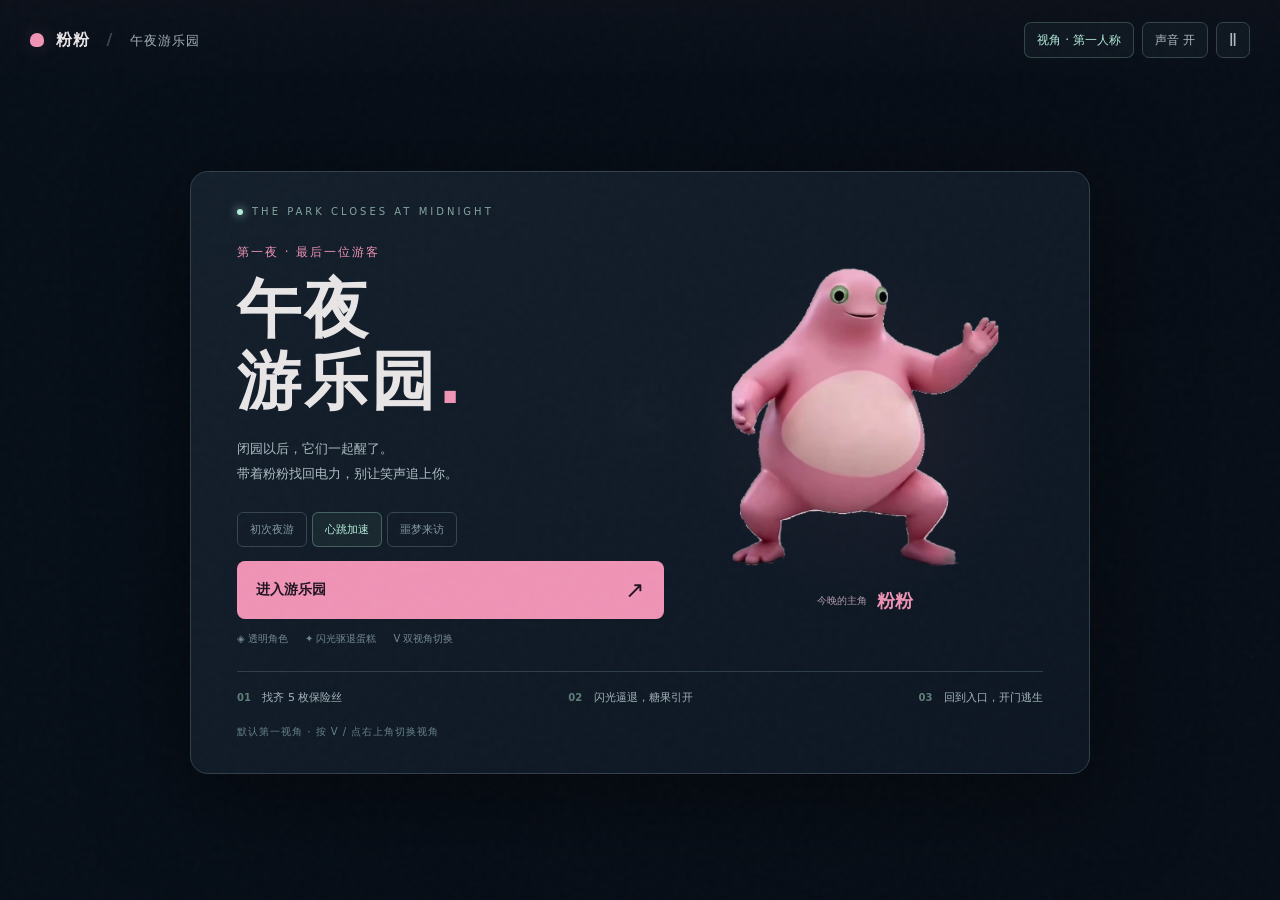
<file: index.html>
<!doctype html>
<html lang="zh-CN">
<head>
  <meta charset="utf-8"><meta name="viewport" content="width=device-width,initial-scale=1,viewport-fit=cover,user-scalable=no">
  <meta name="theme-color" content="#0b1019"><meta name="description" content="粉色小怪兽的午夜逃生之旅：随机游乐园、手电驱鬼、糖果诱饵。第一人称场景，支持切换上帝视角；保留原角色外貌的透明角色与走路动画。">
  <title>粉粉 · 午夜游乐园</title><link rel="stylesheet" href="style.css?v=5">
</head>
<body>
<main id="app">
  <canvas id="game" aria-label="午夜游乐园游戏画面"></canvas>
  <header id="topbar"><a class="brand" href="#" id="home"><i></i><span>粉粉<span class="brand-divider"> / </span><small>午夜游乐园</small></span></a><div class="top-actions"><button id="viewBtn" title="按 V 切换视角">视角 · 第一人称</button><button id="sound" title="开关声音" aria-label="开关声音">声音 开</button><button id="pause" title="暂停游戏" aria-label="暂停游戏">Ⅱ</button></div></header>
  <div id="hud" hidden>
    <div class="objective"><span class="lamp"></span><span id="goal">寻找保险丝</span><b id="fuses">0 / 5</b></div>
    <div class="resources"><div class="stat"><span>生命</span><b id="hearts">♥ ♥ ♥</b></div><div class="stat"><span>电量</span><b id="batteryLabel">100%</b><div class="track"><i id="batteryBar"></i></div></div><div class="stat"><span>体力</span><div class="track stamina"><i id="staminaBar"></i></div></div><div class="stat time"><span>时间</span><b id="clock">00:00</b></div></div>
  </div>
  <div id="actorBadge" hidden><canvas id="actorPortrait" width="80" height="94"></canvas><span>你正在操控<b>粉粉</b></span></div><div id="lookHint" hidden>右侧拖动 · 转头</div>
  <div id="musicHint" hidden></div><div id="message" role="status"></div><div id="danger" hidden><i></i> 它听见你了</div>
  <div id="desktopHelp" hidden><span><kbd>W A S D</kbd> <span id="moveHelp">移动 · 鼠标转头</span></span><span><kbd>Shift</kbd> 冲刺</span><span><kbd>空格</kbd> 闪光</span><span><kbd>E</kbd> 诱饵</span><span><kbd>F</kbd> 手电</span></div>
  <div id="touchControls" hidden><div id="joystick" aria-label="拖动摇杆移动"><div id="stick"></div><span id="moveLabel">前进 / 平移</span></div><div class="touch-actions"><button id="baitBtn"><span>◈</span><small>糖果 <b id="baitCount">2</b></small></button><button id="flashBtn"><span>✦</span><small>闪光</small></button><button id="sprintBtn"><span>»</span><small>冲刺</small></button></div></div>
  <div id="desktopAbilities" hidden><button id="lightBtn">☀ 手电 开</button><button id="mapBtn">⌖ 指路 <kbd>Q</kbd></button><span>◈ 糖果 <b id="baitCountDesktop">2</b></span></div>
  <div id="overlay" class="overlay">
    <section id="menu" class="card menu-card">
      <div class="eyebrow"><span></span> THE PARK CLOSES AT MIDNIGHT</div>
      <div class="menu-layout"><div class="menu-copy"><p class="chapter">第一夜 · 最后一位游客</p><h1>午夜<span>游乐园<span class="title-dot">.</span></span></h1><p class="intro">闭园以后，它们一起醒了。<br>带着粉粉找回电力，别让笑声追上你。</p><div class="difficulty" aria-label="难度"><button data-mode="easy">初次夜游</button><button data-mode="normal" class="selected">心跳加速</button><button data-mode="hard">噩梦来访</button></div><button id="start" class="primary">进入游乐园 <span>↗</span></button><div class="menu-notes"><span>◈ 透明角色</span><span>✦ 闪光驱退蛋糕</span><span>V 双视角切换</span></div></div><div class="mascot-wrap"><canvas id="portrait" width="420" height="440" aria-label="粉色圆滚滚、绿色大眼睛的小怪兽粉粉，直接使用上传原图"></canvas><div class="mascot-label"><span>今晚的主角</span><b>粉粉</b><small>胆子小，跑得挺快。</small></div></div></div>
      <div class="howto"><p><b>01</b> 找齐 5 枚保险丝</p><p><b>02</b> 闪光逼退，糖果引开</p><p><b>03</b> 回到入口，开门逃生</p></div><p class="best" id="best">默认第一视角 · 按 V / 点右上角切换视角</p>
    </section>
    <section id="rulesCard" class="card rules-card" hidden><div class="eyebrow">SURVIVAL GUIDE</div><h2>先记住这几件事。</h2><div class="rule-lines"><p><b>①</b> 绿色保险丝：走近自动捡，集齐 <strong>5 枚</strong>后回入口逃生。</p><p><b>②</b> 蓝色电池：走近补电；电量高于 83% 时先留在地上。</p><p><b>③</b> 怪物靠近：点<strong>闪光</strong>逼退它，或扔<strong>糖果</strong>引开。闪光消耗 18% 电量，冷却 7 秒。</p><p><b>④</b> 左侧摇杆移动，右侧拖动转头；点「视角」可切换上帝视角。电脑用 WASD，空格闪光，E 扔糖果。</p></div><p class="rule-note">确认后，两只怪物会展示 2 秒。展示期间不扣血、不耗电，也不计时。</p><button id="confirmRules" class="primary">知道了，开始 <span>↗</span></button><button id="rulesBack" class="secondary">返回主菜单</button></section>
    <section id="result" class="card result-card" hidden><div id="resultTag" class="eyebrow">NIGHT COMPLETE</div><h2 id="resultTitle">天快亮了。</h2><p id="resultText"></p><div id="resultStats"></div><button id="retry" class="primary">再闯一局 <span>↻</span></button><button id="back" class="secondary">返回主菜单</button></section>
    <section id="pauseCard" class="card pause-card" hidden><div class="eyebrow">TAKE A BREATH</div><h2>先喘口气。</h2><p>找齐保险丝后回到入口。<br>别一直冲刺，追逐者会听见脚步声。<br>闪光需要 18% 电量；糖果能把它引开。</p><button id="resume" class="primary">继续夜游 <span>↗</span></button><button id="quit" class="secondary">返回主菜单</button></section>
  </div>
  <div id="hitVeil"></div><div class="grain"></div>
</main><script src="music.js?v=5"></script><script src="wall-textures.js?v=5"></script><script src="first-person.js?v=5"></script><script src="character-rig.js?v=5"></script><script src="game.js?v=5"></script>
</body></html>
</file>
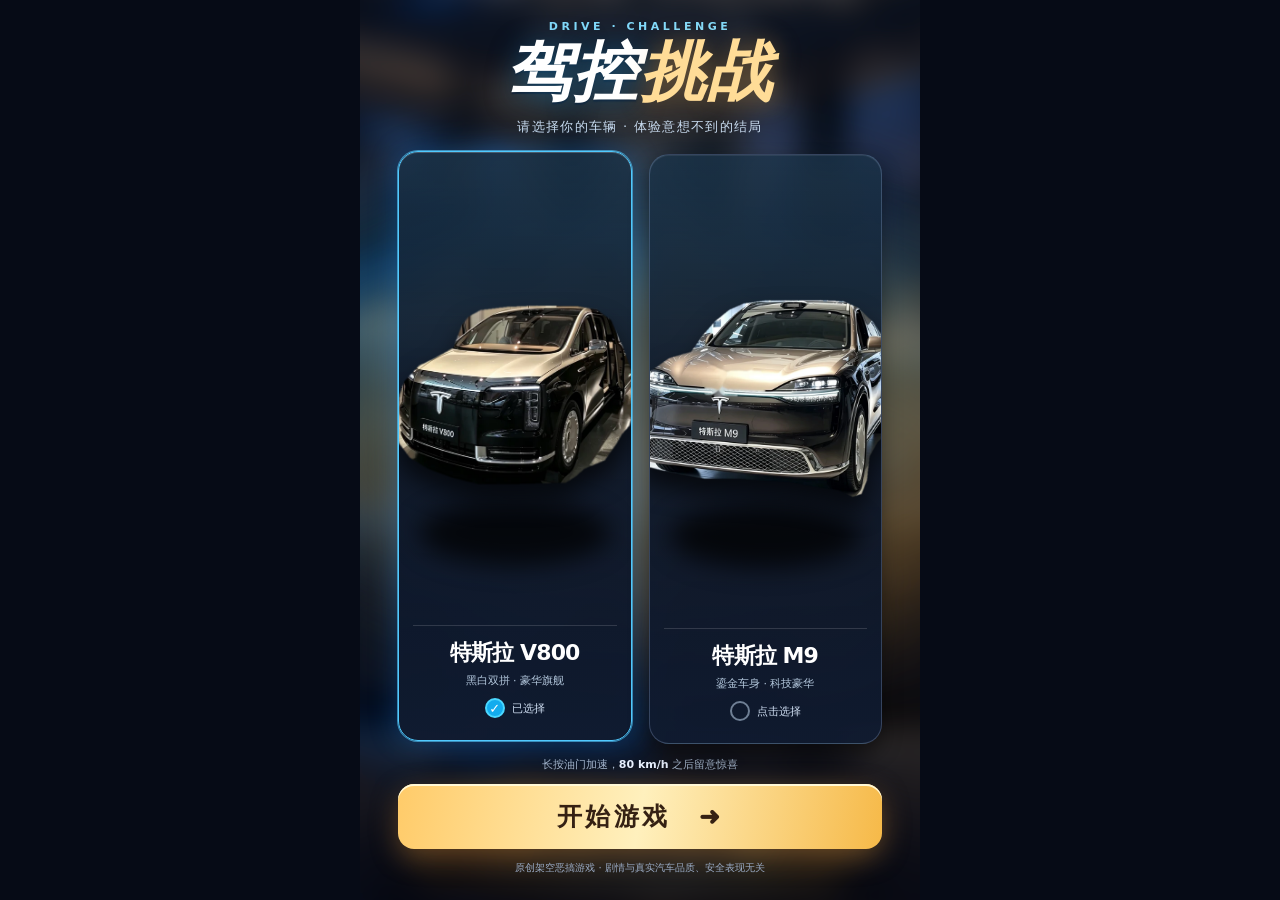
<file: drive-game/index.html>
<!doctype html>
<html lang="zh-CN">
<head>
<meta charset="utf-8">
<meta name="viewport" content="width=device-width,initial-scale=1,maximum-scale=1,user-scalable=no,viewport-fit=cover">
<meta name="theme-color" content="#081120">
<title>驾控挑战 · 双车命运（前进方向修正版）</title>
<style>
:root{color-scheme:dark;--sky:#7cdaff;--gold:#ffd888;--blue:#37c8ff;--red:#ff4e5c}
*{box-sizing:border-box;-webkit-tap-highlight-color:transparent;user-select:none;-webkit-user-select:none}
html,body{width:100%;height:100%;margin:0;overflow:hidden;background:#03070e;color:white;font-family:-apple-system,BlinkMacSystemFont,"PingFang SC","Microsoft YaHei",system-ui,sans-serif;touch-action:none}
button{font:inherit;cursor:pointer;color:inherit;-webkit-appearance:none;appearance:none;border:0;outline:0}
#app{position:relative;width:100%;height:100%;height:100dvh;overflow:hidden;isolation:isolate}
.screen{position:absolute;inset:0;display:none;overflow:hidden}.screen.active{display:block}
/* Menu */
#menu{background:linear-gradient(160deg,#152b49 0%,#111e32 40%,#090d19 100%)}
#menu:before{content:"";position:absolute;inset:-35px;background:linear-gradient(0deg,rgba(1,3,11,.94),rgba(4,10,22,.55) 57%,rgba(5,13,29,.74)),url('assets/menu.webp') center center/cover no-repeat;filter:blur(15px) saturate(1.15);transform:scale(1.08)}
.ambient{position:absolute;pointer-events:none;border-radius:50%;filter:blur(60px);opacity:.45}.ambient.a{width:60vw;height:40vh;background:#096ba3;top:22%;left:-23%}.ambient.b{width:60vw;height:40vh;background:#b57930;top:30%;right:-27%}
.menu-layout{position:relative;height:100%;display:flex;flex-direction:column;justify-content:space-between;gap:12px;padding:calc(env(safe-area-inset-top) + 20px) clamp(16px,4.2vw,38px) calc(env(safe-area-inset-bottom) + 24px)}
.brand-kicker{font-size:11px;letter-spacing:.32em;font-weight:700;color:#83dafa;text-align:center}.brand-title{margin:3px 0 0;text-align:center;font-size:clamp(40px,10vw,65px);font-weight:1000;font-style:italic;line-height:1.1;letter-spacing:.03em;text-shadow:0 5px 28px #208ac488,0 2px 1px #121a2a}.brand-title span{color:#ffdc97;text-shadow:0 0 25px #ffc15c66}.menu-subtitle{text-align:center;margin:10px 0 0;color:#c9dcf0;font-size:13px;letter-spacing:.1em}
.garage{position:relative;display:grid;grid-template-columns:1fr 1fr;gap:11px;align-items:stretch;flex:1;min-height:0;padding:6px 0 0}
.car-option{position:relative;min-width:0;overflow:hidden;text-align:left;border:1.5px solid #96b1dc47;background:linear-gradient(180deg,#1b344ac7 0%,#0a1426e8 45%,#101b30f5 100%);border-radius:20px;padding:9px;display:flex;flex-direction:column;align-items:stretch;justify-content:flex-end;box-shadow:0 10px 20px #0006, inset 0 1px #ffffff12;transition:border-color .15s,box-shadow .15s,transform .15s;touch-action:manipulation}
.car-option.vselected{border-color:#50caff;box-shadow:0 0 0 1px #57ccff9c,0 0 30px #238fff50,inset 0 1px #ffffff35;transform:translateY(-3px)}
.car-option.mselected{border-color:#ffd17d;box-shadow:0 0 0 1px #ffd98f9c,0 0 30px #ffae4550,inset 0 1px #ffffff35;transform:translateY(-3px)}
.car-img-wrap{position:relative;flex:1;display:flex;align-items:center;justify-content:center;min-height:0}
.car-img-wrap:after{content:"";position:absolute;left:3%;right:3%;bottom:13%;height:14%;border-radius:50%;background:#000b;filter:blur(12px)}
.car-img{display:block;position:relative;z-index:1;width:118%;height:auto;object-fit:contain;max-height:95%;filter:drop-shadow(0 15px 12px #000a)}
.car-img.m{width:125%;max-width:unset}
.car-info{position:relative;z-index:2;flex:none;border-top:1px solid #ffffff24;padding:12px 0 8px;text-align:center}
.car-name{font-size:clamp(16px,4.8vw,22px);font-weight:900;white-space:nowrap;letter-spacing:-.04em}.car-tag{font-size:11px;color:#b2c6db;margin-top:5px}.pick-row{display:flex;align-items:center;justify-content:center;margin-top:10px;font-size:11px;color:#cfdef2;gap:7px}
.pick-dot{width:20px;height:20px;border:2px solid #a7bdd2a0;border-radius:50%;display:grid;place-items:center}.vselected .pick-dot{border-color:#4ad7ff;background:#12acee;color:white}.mselected .pick-dot{border-color:#ffe1a5;background:#c88926;color:white}.pick-dot:after{content:""}.vselected .pick-dot:after,.mselected .pick-dot:after{content:"✓";font-weight:900;font-size:13px}
.menu-bottom{flex:none}.route-note{text-align:center;font-size:11px;color:#a5b5cb;margin:1px auto 12px}.route-note b{color:#e9f1ff}
.main-btn{background:linear-gradient(100deg,#ffcb69,#fff0bd 50%,#f6b948);color:#352113;font-weight:1000;border-radius:16px;display:block;width:100%;padding:16px 10px;box-shadow:0 8px 28px #e799405c,inset 0 2px #fff8d6;font-size:clamp(19px,5.5vw,25px);letter-spacing:.14em;touch-action:manipulation}
.disclaimer{text-align:center;font-size:10px;color:#9bacc6;margin-top:11px;line-height:1.6}
/* Drive */
#drive{background:#0c1622}#roadCanvas{position:absolute;inset:0;width:100%;height:100%}
.vignette{position:absolute;inset:0;pointer-events:none;background:linear-gradient(180deg,rgba(2,8,23,.39),transparent 24%,transparent 55%,rgba(0,4,14,.5))}
.drive-head{position:absolute;top:calc(env(safe-area-inset-top) + 12px);left:12px;right:12px;display:flex;align-items:flex-start;justify-content:space-between;gap:8px;z-index:4}
.glass{border:1px solid #c0d7ff38;background:linear-gradient(135deg,#07172edb,#0b1928b9);backdrop-filter:blur(11px);-webkit-backdrop-filter:blur(11px);box-shadow:0 5px 18px #01061266;border-radius:15px}
.dashboard-meta{padding:10px 12px;min-width:116px}.drive-model{font-weight:900;font-size:13px}.drive-model em{font-style:normal;color:#a5dcff}.meta-km{font-size:11px;color:#aac1d6;margin-top:6px}.pause-btn{padding:12px 14px;font-size:19px;line-height:1;touch-action:manipulation}
.map{position:absolute;right:13px;top:calc(env(safe-area-inset-top) + 98px);width:91px;height:91px;border:2px solid #93a7c65c;border-radius:50%;z-index:3;overflow:hidden;background:radial-gradient(circle at 60% 36%,#344e60f2,#08172ccc);box-shadow:0 4px 15px #041026af;opacity:.9}
.map:before{content:"";position:absolute;top:-18%;left:40%;width:14px;height:142%;background:#617082;transform:rotate(23deg);box-shadow:-26px 0 0 #283548,22px 0 0 #283548}.map:after{content:"➤";position:absolute;top:34%;left:42%;color:#42c8ff;font-size:27px;transform:rotate(-70deg);filter:drop-shadow(0 0 5px #24aaff)}
.vehicle{position:absolute;z-index:2;width:min(73vw,435px);max-height:56vh;object-fit:contain;left:50%;top:58%;transform:translate(-50%,-50%);transform-origin:54% 72%;filter:drop-shadow(5px 27px 13px #01060ec7) drop-shadow(0 0 4px #74a6d144);pointer-events:none;will-change:transform}
.car-shadow{position:absolute;top:78%;left:50%;width:min(62vw,320px);height:30px;border-radius:50%;transform:translateX(-50%);background:#000b;filter:blur(14px);z-index:1;pointer-events:none}
.speed-cluster{position:absolute;z-index:5;right:12px;top:calc(env(safe-area-inset-top) + 216px);width:clamp(112px,32vw,154px);height:clamp(112px,32vw,154px);border-radius:50%;border:2px solid #73c2efb2;background:radial-gradient(circle,#091224ee 48%,#162f48e8 72%,#040d20ec 74%);box-shadow:0 0 23px #0d93e44a, inset 0 0 20px #328ee656;display:flex;align-items:center;justify-content:center;flex-direction:column;overflow:hidden}
.speed-cluster:before{content:"";position:absolute;inset:7px;border:5px solid transparent;border-top-color:#48d0ff;border-right-color:#438ccf;border-radius:50%;transform:rotate(-28deg);opacity:.75}
.speed-cluster.alert{border-color:#ff6971;box-shadow:0 0 28px #fd385f87,inset 0 0 20px #ff3e5944}
.speed-number{font-size:clamp(39px,11vw,56px);line-height:1;font-weight:900;font-variant-numeric:tabular-nums;font-feature-settings:"tnum";letter-spacing:-.06em;z-index:1}.speed-unit{font-size:13px;color:#c7d9eb;z-index:1;margin-top:1px}.needle{position:absolute;bottom:50%;left:50%;height:36%;width:3px;border-radius:8px;background:#ff6875;transform-origin:50% 100%;transform:rotate(-110deg);box-shadow:0 0 8px #f64d6d;opacity:.9}
.status-tip{position:absolute;z-index:5;top:calc(env(safe-area-inset-top) + 202px);left:12px;max-width:44vw;padding:10px 11px;color:#dbeafd;font-size:11px;line-height:1.55}.status-tip strong{display:block;color:#81e3ff;font-size:12px;margin-bottom:2px}.status-tip.warn strong{color:#ff7f83}
.road-warning{position:absolute;z-index:10;left:5%;right:5%;top:37%;padding:15px;text-align:center;border-radius:14px;border:2px solid #ff5063;background:linear-gradient(90deg,#650315ec,#23030cf2);box-shadow:0 0 30px #fa1735a8;display:none;animation:shake .12s linear infinite alternate}.road-warning span{display:block;color:#ffc2c2;font-size:13px}.road-warning b{font-size:25px;line-height:1.5}
@keyframes shake{from{transform:translateX(-2px)}to{transform:translateX(2px)}}
.controls{position:absolute;z-index:9;bottom:calc(env(safe-area-inset-bottom) + 18px);left:0;right:0;display:flex;align-items:flex-end;justify-content:space-between;padding:0 13px;gap:7px;pointer-events:none}
.control-group{display:flex;align-items:center;gap:8px;pointer-events:auto}
.control{display:flex;flex-direction:column;align-items:center;justify-content:center;gap:2px;height:clamp(65px,20vw,91px);min-width:clamp(60px,18vw,85px);border:1.5px solid #ffffff6c;background:linear-gradient(145deg,#192b42ea,#060c18e8);border-radius:20px;box-shadow:0 6px 20px #000a,inset 0 1px #ffffff3e;touch-action:none;user-select:none;overscroll-behavior:none}
.control .symbol{font-size:25px;font-weight:900;line-height:1}.control small{font-size:12px;font-weight:800}.control.pressed{transform:scale(.94);background:linear-gradient(145deg,#3d5f82,#133253);box-shadow:0 0 26px #399dffb3,inset 0 2px 15px #0004}.control.accel{border-color:#53c7ff;box-shadow:0 6px 20px #000a,0 0 13px #25baff35}.control.brake{border-color:#ff757a;background:linear-gradient(145deg,#58252c,#1d0a11)}.control.brake.pressed{background:linear-gradient(145deg,#a12734,#420511);box-shadow:0 0 26px #ff3954b3,inset 0 2px 15px #0004}
.control.steer{width:clamp(50px,15vw,70px);min-width:0;border-radius:50%;height:clamp(65px,20vw,91px)}
.music-chip{position:absolute;bottom:calc(env(safe-area-inset-bottom) + 128px);left:14px;z-index:5;color:#d0e9ff;font-size:11px;background:#071528ae;padding:7px 10px;border-radius:20px;touch-action:manipulation}
/* Pause and ending */
.overlay{position:absolute;inset:0;z-index:20;display:none;align-items:center;justify-content:center;background:#050915ae;backdrop-filter:blur(9px);-webkit-backdrop-filter:blur(9px)}.overlay.show{display:flex}.dialog{width:min(85%,390px);padding:24px;text-align:center;border-radius:22px;border:1px solid #6c9bba66;background:linear-gradient(140deg,#102b42,#080f1e);box-shadow:0 22px 60px #000c}.dialog h2{margin:5px 0 10px}.dialog p{color:#bed2e4;font-size:13px;line-height:1.7}.action-btn{display:block;width:100%;padding:13px 8px;margin-top:12px;border-radius:13px;font-size:15px;font-weight:800;background:#246bba}.action-btn.secondary{background:#23364d}
#ending{background:#060c16}.ending-bg{position:absolute;inset:0;width:100%;height:100%;object-fit:fill}.ending-shade{position:absolute;inset:0;background:linear-gradient(180deg,transparent 0%,transparent 78%,rgba(0,2,9,.84) 90%,#020812e8 100%)}
.ending-footer{position:absolute;z-index:3;bottom:calc(env(safe-area-inset-bottom) + 14px);left:14px;right:14px;display:flex;gap:9px}
.ending-footer button{flex:1;padding:13px 6px;font-size:15px;border-radius:14px;font-weight:900;color:#111;background:linear-gradient(90deg,#ffe2a4,#ffc866);box-shadow:0 7px 23px #000a;touch-action:manipulation}.ending-footer button.alt{background:linear-gradient(90deg,#cbdcec,#789bc5)}
.ending-head{position:absolute;top:calc(env(safe-area-inset-top) + 16px);left:15px;right:15px;z-index:2;display:flex;justify-content:space-between;align-items:center;gap:8px}.ending-head .mini-label{font-size:11px;background:#071a2ec7;border:1px solid #a8c9e461;border-radius:25px;padding:7px 10px}.ending-head .km-final{font-size:13px;font-weight:900;color:#ffe2ad;background:#071a2ec7;border-radius:25px;padding:7px 12px}
@media (max-height:690px){.menu-layout{padding-top:12px;padding-bottom:12px}.brand-title{font-size:35px}.menu-subtitle{margin-top:2px}.car-info{padding:7px 0 5px}.car-tag,.pick-row{margin-top:4px}.main-btn{padding:12px}.route-note{margin-bottom:6px}.disclaimer{font-size:9px;margin-top:5px}.car-img{max-height:78%}.speed-cluster{top:calc(env(safe-area-inset-top) + 170px)}.status-tip{top:calc(env(safe-area-inset-top) + 145px)}}
@media (min-width:700px){#app{max-width:560px;margin:auto;box-shadow:0 0 0 100vmax #060b16,0 0 45px #020815} .car-option{padding:14px}.garage{gap:17px}}

/* A photographic body option with individually spinning, perspective-compressed hubs. */
.wheel-overlay{position:absolute;display:none;pointer-events:none;z-index:3;overflow:hidden;border-radius:50%;background:linear-gradient(90deg,#161a1e 0%,#747b80 26%,#b0b0ab 47%,#5c6368 74%,#181b1e 100%);border:2px solid #9a9a91;box-shadow:inset 0 0 7px #000d,1px 1px 3px #000b;will-change:transform}
.wheel-spinner{position:absolute;inset:8% 8%;border-radius:50%;background:repeating-conic-gradient(from 0deg,#ccd0c7 0deg 9deg,#464c50 10deg 20deg,#a3a6a0 21deg 32deg,#373d42 33deg 45deg);box-shadow:inset 0 0 5px #2229;will-change:transform}
.wheel-spinner:after{content:"";position:absolute;left:38%;top:38%;width:24%;height:24%;background:radial-gradient(circle,#e4e1d6,#797e7d);border-radius:50%;box-shadow:0 0 2px #111}
#viewMode{position:absolute;z-index:10;top:calc(env(safe-area-inset-top) + 308px);left:12px;padding:8px 10px;border-radius:9px;background:#071b2dd1;border:1px solid #94d7f178;color:#e6f9ff;font-size:11px;font-weight:800;backdrop-filter:blur(6px);touch-action:manipulation}
#speedFX{position:absolute;inset:0;z-index:2;pointer-events:none;opacity:0;mix-blend-mode:screen;background:repeating-linear-gradient(89deg,transparent 0 33px,rgba(157,211,255,.09) 34px,transparent 35px 75px);mask-image:linear-gradient(0deg,black,transparent 48%);transition:opacity .25s}
</style>
<script>
/* Drive3D: dependency-free realtime WebGL driving scene, offline capable. */
(() => {
'use strict';
const TAU=Math.PI*2, clamp=(v,a,b)=>Math.max(a,Math.min(b,v));
const I=()=>new Float32Array([1,0,0,0, 0,1,0,0, 0,0,1,0, 0,0,0,1]);
function mul(a,b){const o=new Float32Array(16);for(let c=0;c<4;c++)for(let r=0;r<4;r++)for(let k=0;k<4;k++)o[c*4+r]+=a[k*4+r]*b[c*4+k];return o}
function trans(x=0,y=0,z=0){let m=I();m[12]=x;m[13]=y;m[14]=z;return m}
function rx(a){let m=I(),c=Math.cos(a),s=Math.sin(a);m[5]=c;m[6]=s;m[9]=-s;m[10]=c;return m}
function ry(a){let m=I(),c=Math.cos(a),s=Math.sin(a);m[0]=c;m[2]=-s;m[8]=s;m[10]=c;return m}
function rz(a){let m=I(),c=Math.cos(a),s=Math.sin(a);m[0]=c;m[1]=s;m[4]=-s;m[5]=c;return m}
function scl(x=1,y=1,z=1){let m=I();m[0]=x;m[5]=y;m[10]=z;return m}
function combine(...args){return args.reduce((a,b)=>mul(a,b),I())}
function persp(fov,aspect,n,f){let q=1/Math.tan(fov/2),m=new Float32Array(16);m[0]=q/aspect;m[5]=q;m[10]=(f+n)/(n-f);m[11]=-1;m[14]=2*f*n/(n-f);return m}
function normalize(x){let l=Math.hypot(...x)||1;return x.map(v=>v/l)}
function lookAt(eye,target,up=[0,1,0]){const z=normalize(eye.map((v,i)=>v-target[i]));let x=normalize([up[1]*z[2]-up[2]*z[1],up[2]*z[0]-up[0]*z[2],up[0]*z[1]-up[1]*z[0]]);const y=[z[1]*x[2]-z[2]*x[1],z[2]*x[0]-z[0]*x[2],z[0]*x[1]-z[1]*x[0]];return new Float32Array([x[0],y[0],z[0],0,x[1],y[1],z[1],0,x[2],y[2],z[2],0,-x.reduce((s,v,i)=>s+v*eye[i],0),-y.reduce((s,v,i)=>s+v*eye[i],0),-z.reduce((s,v,i)=>s+v*eye[i],0),1])}
const colors={tire:'#11161c',rubberSide:'#242a30',metal:'#b9c2cc',rim:'#d9dce2',hub:'#647587',glass:'#182b38',glassFront:'#223944',glassTint:'#10212c',frame:'#12171c',white:'#eeebdb',cream:'#ddd8c5',silver:'#d4d7d4',gold:'#b99b79',brown:'#443936',black:'#101419',blue:'#65d9ff',led:'#eaffff',red:'#ee4b45',road:'#343c44',shoulder:'#6c7378',guard:'#c1c8cb',tree:'#254f3b',foliage:'#326b4b',windows:'#5c8296'};
function rgb(s){s=(colors[s]||s||'#ffffff').replace('#','');let n=parseInt(s,16);return [(n>>16&255)/255,(n>>8&255)/255,(n&255)/255]}
class Geo {constructor(){this.v=[]}
 tri(a,b,c,col){let u=[b[0]-a[0],b[1]-a[1],b[2]-a[2]],w=[c[0]-a[0],c[1]-a[1],c[2]-a[2]];let nn=normalize([u[1]*w[2]-u[2]*w[1],u[2]*w[0]-u[0]*w[2],u[0]*w[1]-u[1]*w[0]]),co=rgb(col);for(const p of [a,b,c])this.v.push(...p,...nn,...co)}
 quad(a,b,c,d,col){this.tri(a,b,c,col);this.tri(a,c,d,col)}
 box(x,y,z,w,h,l,col){let a=x-w/2,b=x+w/2,c=y-h/2,d=y+h/2,e=z-l/2,f=z+l/2;this.quad([a,c,f],[b,c,f],[b,d,f],[a,d,f],col);this.quad([b,c,e],[a,c,e],[a,d,e],[b,d,e],col);this.quad([a,c,e],[a,c,f],[a,d,f],[a,d,e],col);this.quad([b,c,f],[b,c,e],[b,d,e],[b,d,f],col);this.quad([a,d,f],[b,d,f],[b,d,e],[a,d,e],col);this.quad([a,c,e],[b,c,e],[b,c,f],[a,c,f],col);return this}
 wedge(z0,z1,ymid,roof0,roof1,lowerW,upperW,color){const a=-lowerW/2,b=lowerW/2,c=-upperW/2,d=upperW/2;this.quad([a,ymid,z0],[b,ymid,z0],[d,roof0,z0],[c,roof0,z0],color);this.quad([b,ymid,z1],[a,ymid,z1],[c,roof1,z1],[d,roof1,z1],color);this.quad([a,ymid,z1],[a,ymid,z0],[c,roof0,z0],[c,roof1,z1],color);this.quad([b,ymid,z0],[b,ymid,z1],[d,roof1,z1],[d,roof0,z0],color);this.quad([c,roof0,z0],[d,roof0,z0],[d,roof1,z1],[c,roof1,z1],color);return this}
 cylX(x,y,z,r1,r2,length,sides,col,side='rubberSide'){let a=x-length/2,b=x+length/2;for(let i=0;i<sides;i++){let t=i*TAU/sides,u=(i+1)*TAU/sides;let y0=Math.sin(t)*r1,z0=Math.cos(t)*r1,y1=Math.sin(u)*r1,z1=Math.cos(u)*r1;let Y0=Math.sin(t)*r2,Z0=Math.cos(t)*r2,Y1=Math.sin(u)*r2,Z1=Math.cos(u)*r2;
 this.quad([a,y+y0,z+z0],[a,y+y1,z+z1],[b,y+Y1,z+Z1],[b,y+Y0,z+Z0],col);this.tri([a,y,z],[a,y+y1,z+z1],[a,y+y0,z+z0],side);this.tri([b,y,z],[b,y+Y0,z+Z0],[b,y+Y1,z+Z1],side)}return this}
 ringX(x,y,z,rInner,rOuter,depth,col,sides=20){let a=x-depth/2,b=x+depth/2;for(let i=0;i<sides;i++){const t=i*TAU/sides,u=(i+1)*TAU/sides;const p=(r,v)=>[b,y+Math.sin(v)*r,z+Math.cos(v)*r];this.quad(p(rInner,t),p(rInner,u),p(rOuter,u),p(rOuter,t),col)}return this}
 lineBox(ax,ay,az,bx,by,bz,r,col){let d=Math.hypot(bx-ax,by-ay,bz-az);if(d<.001)return this;const vx=(bx-ax)/d,vy=(by-ay)/d,vz=(bz-az)/d;let ref=Math.abs(vy)>.8?[1,0,0]:[0,1,0];let U=normalize([vy*ref[2]-vz*ref[1],vz*ref[0]-vx*ref[2],vx*ref[1]-vy*ref[0]]);let V=[vy*U[2]-vz*U[1],vz*U[0]-vx*U[2],vx*U[1]-vy*U[0]];let A=[ax,ay,az],B=[bx,by,bz],p=(m,i,j)=>m.map((v,k)=>v+i*U[k]*r+j*V[k]*r);let a=p(A,-1,-1),b=p(A,1,-1),c=p(A,1,1),d0=p(A,-1,1),e=p(B,-1,-1),f=p(B,1,-1),g=p(B,1,1),h=p(B,-1,1);this.quad(a,b,f,e,col);this.quad(b,c,g,f,col);this.quad(c,d0,h,g,col);this.quad(d0,a,e,h,col);return this}
}
class WebDrive{
 constructor(canvas){this.canvas=canvas;let gl=canvas.getContext('webgl',{antialias:true,alpha:true,premultipliedAlpha:false,powerPreference:'high-performance'})||canvas.getContext('experimental-webgl');if(!gl)throw Error('WebGL unavailable');this.gl=gl;const vs=`attribute vec3 aPos;attribute vec3 aNormal;attribute vec3 aColor;uniform mat4 uMVP;uniform mat4 uModel;varying vec3 vNormal;varying vec3 vColor;varying vec3 vPos;void main(){vec4 wp=uModel*vec4(aPos,1.);vPos=wp.xyz;vNormal=normalize(mat3(uModel)*aNormal);vColor=aColor;gl_Position=uMVP*vec4(aPos,1.);}`;
 const fs=`precision mediump float;varying vec3 vNormal;varying vec3 vColor;varying vec3 vPos;uniform vec3 uCam;uniform float uAlpha;uniform float uGlow;uniform float uFog;uniform float uAsphalt;uniform float uTravel;void main(){vec3 N=normalize(vNormal);vec3 sun=normalize(vec3(-.55,.9,.75));vec3 V=normalize(uCam-vPos);float diff=max(dot(N,sun),0.);vec3 tint=mix(vec3(.57,.76,1.06),vec3(1.19,1.05,.88),clamp(diff,0.,1.));float shade=.30+.67*diff+.18*max(dot(N,normalize(vec3(.45,.22,-.85))),0.);float spec=pow(max(dot(reflect(-sun,N),V),0.),20.)*.40;float sky=max(dot(N,vec3(0.,1.,0.)),0.);vec3 c=vColor*tint*shade+spec*vec3(.93,.97,1.)+vColor*sky*.15;c=mix(c,vColor*1.45,uGlow);float fog=clamp((length(vPos-uCam)-35.)/145.,0.,.55)*uFog; c=mix(c,vec3(.58,.67,.72),fog);float grain=fract(sin(dot(vPos.xz*vec2(48.,16.)+vec2(uTravel*7.,uTravel*3.),vec2(12.9898,78.233)))*43758.5453);float strip=sin(vPos.x*1.9+sin(vPos.z*.037)*.8);c=mix(c,c*(.73+grain*.28+strip*.045),uAsphalt);gl_FragColor=vec4(c,uAlpha);}`;
 const shader=(type,src)=>{let sh=gl.createShader(type);gl.shaderSource(sh,src);gl.compileShader(sh);if(!gl.getShaderParameter(sh,gl.COMPILE_STATUS))throw Error(gl.getShaderInfoLog(sh));return sh};let program=gl.createProgram();gl.attachShader(program,shader(gl.VERTEX_SHADER,vs));gl.attachShader(program,shader(gl.FRAGMENT_SHADER,fs));gl.linkProgram(program);if(!gl.getProgramParameter(program,gl.LINK_STATUS))throw Error(gl.getProgramInfoLog(program));gl.useProgram(program);this.p=program;
 const loc={pos:gl.getAttribLocation(program,'aPos'),normal:gl.getAttribLocation(program,'aNormal'),color:gl.getAttribLocation(program,'aColor'),mvp:gl.getUniformLocation(program,'uMVP'),model:gl.getUniformLocation(program,'uModel'),cam:gl.getUniformLocation(program,'uCam'),alpha:gl.getUniformLocation(program,'uAlpha'),glow:gl.getUniformLocation(program,'uGlow'),fog:gl.getUniformLocation(program,'uFog'),asphalt:gl.getUniformLocation(program,'uAsphalt'),travel:gl.getUniformLocation(program,'uTravel')};this.loc=loc;for(const n of ['pos','normal','color'])gl.enableVertexAttribArray(loc[n]);gl.enable(gl.DEPTH_TEST);gl.depthFunc(gl.LEQUAL);gl.enable(gl.CULL_FACE);gl.cullFace(gl.BACK);gl.enable(gl.BLEND);gl.blendFunc(gl.SRC_ALPHA,gl.ONE_MINUS_SRC_ALPHA);gl.clearColor(0,0,0,0);this.meshCache={};this.vehicles={};this.travel=0;this.wheelAngle=0;this.curve=0;this.lastSpeed=0;this.frame=0;this.lightObjects=[];this.setupWorld();this.buildCar('v800');this.buildCar('m9');this.resize()}
 mesh(name,geo){let gl=this.gl,m=this.meshCache[name];if(m)return m;let arr=new Float32Array(geo.v),b=gl.createBuffer();gl.bindBuffer(gl.ARRAY_BUFFER,b);gl.bufferData(gl.ARRAY_BUFFER,arr,gl.STATIC_DRAW);return this.meshCache[name]={buffer:b,count:arr.length/9}}
 renderMesh(mesh,model=I(),options={}){const gl=this.gl,loc=this.loc;if(!mesh)return;gl.bindBuffer(gl.ARRAY_BUFFER,mesh.buffer);const stride=36;gl.vertexAttribPointer(loc.pos,3,gl.FLOAT,false,stride,0);gl.vertexAttribPointer(loc.normal,3,gl.FLOAT,false,stride,12);gl.vertexAttribPointer(loc.color,3,gl.FLOAT,false,stride,24);gl.uniformMatrix4fv(loc.model,false,model);gl.uniformMatrix4fv(loc.mvp,false,mul(this.vp,model));gl.uniform1f(loc.alpha,options.alpha===undefined?1:options.alpha);gl.uniform1f(loc.glow,options.glow||0);gl.uniform1f(loc.fog,options.fog===undefined?1:options.fog);gl.uniform1f(loc.asphalt,options.asphalt||0);gl.uniform1f(loc.travel,this.travel||0);gl.drawArrays(gl.TRIANGLES,0,mesh.count)}
 setupWorld(){let g=new Geo();g.box(0,-.11,-85,18,.18,360,'road');this.road=this.mesh('road',g);g=new Geo();g.box(0,-.20,-85,160,.09,360,'#526b57');this.ground=this.mesh('ground',g);g=new Geo();for(let x of [-8.98,8.98])g.box(x,.035,-85,.20,.045,360,'#e2cc9a');for(let x of [-3,3])g.box(x,.02,-85,.085,.035,360,'#d1dde8');this.edges=this.mesh('edges',g);
 g=new Geo();for(let i=0;i<28;i++){let z=-3-i*12;for(let x of [-3,3])g.box(x,.042,z,.16,.04,5.2,'#e5ebea');}this.dashes=this.mesh('dashes',g);
 g=new Geo();for(let side of [-1,1]){let x=side*9.55;g.box(x,.58,-85,.14,.18,350,'#bfc8ca');g.box(x,.24,-85,.11,.12,350,'#616b73');for(let i=0;i<35;i++){g.box(x,.41,25-i*10,.19,.8,.16,'#7a858a')}}this.guard=this.mesh('guard',g);
 g=new Geo();for(let i=0;i<34;i++){let z=-i*10+15,sz=10+(i%4)*7;for(let s of [-1,1]){let x=s*(15+(i*13%6));g.box(x,.04,z,12,.1,8,i%3===0?'#4b7758':'#5b8055');}}this.grass=this.mesh('grass',g);
 g=new Geo();const rand=(i)=>((i*167+43)%997)/997;for(let i=0;i<30;i++)for(let s of [-1,1]){const x=s*(13+rand(i+3)*14),z=-i*13+35,h=2.1+rand(i+17)*3.5;g.box(x,h/2-.1,z,.32,h,.34,'#685343');for(let j=0;j<4;j++){const y=h*.62+j*.4;g.box(x,y,z,1.1+j*.22,.38,1.0+j*.14,j%2?'#2f6849':'#21543a')}}this.trees=this.mesh('trees',g);
 g=new Geo();for(let i=0;i<20;i++){let z=26-i*21;for(let s of [-1,1]){let x=s*11;g.box(x,4,z,.20,8,.20,'#b3b8b9');g.box(x-s*1.4,8,z,3,.13,.14,'#b3b8b9');g.box(x-s*2.5,7.85,z,.34,.1,.8,'#e9e6c5')}}this.lamps=this.mesh('lamps',g);
 g=new Geo();for(let i=0;i<32;i++){const rr=rand(i+51),x=(i%2?1:-1)*(60+rr*36),z=-100-i*5,h=6+rr*20;g.box(x,h/2,z,5+rr*5,h,5+rr*5,i%4===0?'#455a66':i%3?'#67737b':'#5d6977');for(let row=0;row<4;row++){g.box(x+1.2,h*.12+row*h*.18,z+3.7,1.2,.2,.025,'#9b9d8e')}}this.city=this.mesh('city',g);
 g=new Geo();for(let s of [-1,1])g.box(s*10,.03,-80,1,.08,320,'#868a7b');this.kerbs=this.mesh('kerbs',g);
 g=new Geo();for(let i=0;i<18;i++){let a=i*TAU/18,b=(i+1)*TAU/18;g.tri([0,0,0],[Math.cos(a)*1.42,0,Math.sin(a)*2.8],[Math.cos(b)*1.42,0,Math.sin(b)*2.8],'#080e15')}this.shadow=this.mesh('carshadow',g);
 // Roadside advertising gantry and destination signs.
 g=new Geo();g.box(-9.5,4.6,-28,.23,9,.23,'#9faab0');g.box(9.5,4.6,-28,.23,9,.23,'#9faab0');g.box(0,8.7,-28,20,.25,.25,'#9faab0');g.box(-3.5,7.6,-28,5,2,.22,'#1c836b');g.box(3.5,7.6,-28,5,2,.22,'#1c836b');g.box(-3.4,7.3,-27.83,3,.07,.05,'#e4f1de');g.box(3.5,7.3,-27.83,3,.07,.05,'#e4f1de');this.gantry=this.mesh('gantry',g);
 // Traffic cars as 3D moving vehicles, intentionally lower complexity.
 this.traffic=[];const ccols=['#c3ced1','#aab4c3','#313d45','#82909d','#6a7a84'];for(let j=0;j<6;j++){g=new Geo();let co=ccols[j%ccols.length];g.box(0,.85,0,1.72,.65,3.3,co);g.wedge(-1.1,1.05,1.12,1.9,1.55,1.52,1.14,'#283e4a');g.box(-.62,.84,1.65,.44,.19,.06,'#effafa');g.box(.62,.84,1.65,.44,.19,.06,'#effafa');for(const x of [-.82,.82])for(const z of [-1.0,1.0])g.cylX(x,.44,z,.38,.38,.22,10,'tire');this.traffic.push({mesh:this.mesh('traffic'+j,g),x:j%3===0?-4:j%3===1?0:4,z:-22-j*30,speed:j%2?10:5})}
 }
 buildCar(key){const mpv=key==='v800';const front=mpv?2.65:2.48,rear=mpv?-2.77:-2.47;const gold=mpv?'cream':'gold', lower=mpv?'#0b1218':'#161b20',roof=mpv?'cream':'gold';let objs=[];const add=(suffix,g,model=I(),opts={})=>objs.push({mesh:this.mesh(key+suffix,g),model,opts});let g;
 // Layered sculpted metal body with chamfers and contrasting bonnet.
 g=new Geo();g.wedge(rear+.12,front-.12,.59,1.34,1.32,2.3,2.42,lower);g.box(0,.39,0,2.18,.40,front-rear-.18,'#111b20');add('chassis',g);
 g=new Geo();g.wedge(rear+.04,front-.02,1.06,1.30,1.29,2.33,2.28,gold);add('belt',g);
 g=new Geo();g.wedge(rear+.12,front-.06,.69,.94,.92,2.34,2.32,lower);add('bodySides',g);
 g=new Geo();g.wedge(front-1.12,front-.15,1.22,1.56,1.26,2.26,2.20,gold);g.wedge(rear+.06,rear+.92,1.20,1.30,1.56,2.16,2.22,gold);add('hood',g);
 const roofHeight=mpv?2.63:2.29;const glassBase=mpv?1.39:1.33, roofFront=mpv?1.38:.87, roofRear=mpv?-2.18:-1.82;
 g=new Geo();g.wedge(roofRear,roofFront,glassBase,roofHeight-.20,roofHeight-.24,2.12,1.92,roof);add('roof',g);
 g=new Geo();g.box(0,roofHeight-.13,(roofRear+roofFront)/2,1.83,.22,roofFront-roofRear-.09,roof);g.box(0,roofHeight+.025,(roofRear+roofFront)/2,1.54,.024,Math.max(.2,roofFront-roofRear-1.3),'#1d2c36');add('roofTop',g);
 // Windows: sloped front windshield and side glass cut into bold geometric shapes.
 g=new Geo();const wf=roofFront+.038, w=0.84,wt=.86;
 g.quad([-w,glassBase+.03,front-1.12],[w,glassBase+.03,front-1.12],[wt,roofHeight-.39,wf],[-wt,roofHeight-.39,wf],'glassFront');
 g.quad([-wt,roofHeight-.40,roofRear+.04],[wt,roofHeight-.40,roofRear+.04],[w,glassBase+.03,rear+.9],[-w,glassBase+.03,rear+.9],'glass');
 for(let s of [-1,1]){let xa=s*1.13,xb=s*.945;
 g.quad([xa,1.44,front-1.15],[xa,1.44,-.21],[xb,roofHeight-.37,-.25],[xb,roofHeight-.37,roofFront-.10],'glassTint');
 g.quad([xa,1.44,-.32],[xa,1.44,rear+.88],[xb,roofHeight-.37,roofRear+.14],[xb,roofHeight-.37,-.38],'glass');
 }add('glass',g);
 // Chrome glass framing: side window dividers, headlamp outlines, door trim.
 g=new Geo();for(let s of [-1,1]){let xx=s*1.145;
 g.lineBox(xx,1.46,front-1.17,s*.945,roofHeight-.33,roofFront-.05,.026,'silver');
 g.lineBox(xx,1.46,-.23,s*.946,roofHeight-.34,-.24,.033,'silver');
 g.lineBox(xx,1.46,-.37,s*.946,roofHeight-.34,-.37,.03,'silver');
 g.lineBox(xx,1.46,rear+.89,s*.945,roofHeight-.34,roofRear+.06,.026,'silver');
 g.lineBox(xx,1.39,front-1.17,xx,1.39,rear+.87,.024,'silver');
 g.box(xx,.91,-.15,.022,.028,2.55,'#c3b9aa');
 g.box(xx,.79,-.22,.036,.09,.38,'#96a5ae');
 g.box(xx,1.36,front-.98,.25,.12,.33,'silver');
 g.box(xx+s*.13,1.38,front-1.01,.23,.09,.31,'#222a33');
 }add('trim',g);
 // Prominent vehicle-specific fascia. V800 has vertical rectangular DRLs, M9 sweeping LED bar.
 g=new Geo();g.box(0,.99,front-.025,2.16,.75,.16,lower);g.box(0,.57,front+.085,1.85,.20,.075,'#192934');
 if(mpv){for(let s of [-1,1]){g.box(s*.88,1.13,front+.09,.28,.53,.055,'#0c1e2c');g.box(s*.90,1.32,front+.13,.13,.14,.035,'led');g.box(s*.9,1.06,front+.13,.11,.22,.035,'led');g.box(s*.91,1.37,front+.14,.14,.065,.035,'blue');}g.box(0,1.43,front+.055,2.0,.07,.06,'#9cabb3');}
 else{g.box(0,1.33,front+.06,2.10,.055,.10,'led');g.box(0,1.395,front+.07,2.10,.035,.09,'blue');for(let s of [-1,1]){g.box(s*.78,1.41,front+.09,.45,.16,.09,'led');g.box(s*.78,1.18,front+.085,.30,.05,.09,'#506477')} }
 g.box(0,.39,front+.09,1.89,.07,.11,'silver');for(let x=-.78;x<.85;x+=.22){g.lineBox(x,.42,front+.14,x+.44,.77,front+.14,.009,'silver');g.lineBox(x,.75,front+.14,x+.44,.42,front+.14,.009,'silver')}
 add('face',g);
 // Front badge with physical T shape: no bitmap decal.
 g=new Geo();g.box(0,1.22,front+.183,.33,.055,.018,'led');g.box(0,1.15,front+.186,.07,.17,.020,'led');g.box(0,.90,front+.155,.91,.23,.031,'#252c36');add('emblem',g);
 g=new Geo();for(const s of [-1,1]){g.box(s*.85,.91,rear-.03,.37,.19,.11,'red');g.box(s*.86,.72,front-.04,.14,.05,.11,'silver');}add('rearLamps',g);
 // Roof pod and small antenna details.
 g=new Geo();g.box(0,roofHeight+.12,.52,.52,.20,.75,'#151f27');g.box(0,roofHeight+.24,.52,.44,.05,.59,'#485763');add('sensors',g);
 // Four genuinely rotating wheels. Parent matrices rotate around X, with steering front wheels.
 const wheels=[];
 for(let z of [1.63,-1.70])for(let s of [-1,1]){const size=mpv?.49:.49;const side=s;const x=s*1.13;g=new Geo();g.cylX(0,0,0,size,size,.40,22,'tire','rubberSide');g.cylX(side*.225,0,0,.375,.375,.026,22,'#3b4650','metal');g.ringX(side*.23,0,0,.23,.37,.02,'silver');g.cylX(side*.261,0,0,.14,.14,.014,18,'hub','hub');
 for(let k=0;k<12;k++){const a=k*TAU/12;const ya=Math.sin(a),za=Math.cos(a);g.lineBox(side*.271,ya*.16,za*.16,side*.271,ya*.337,za*.337,.033,mpv?'silver':'#c5c0b5');}
 const mesh=this.mesh(key+'wheel'+s+z,g);wheels.push({mesh,x,y:.50,z,front:z>0,side});
 // Dark wheel arch behind.
 let arch=new Geo();arch.cylX(x,.52,z,.55,.55,.39,22,'#161e25','black');add('arch'+s+z,arch);
 }
 this.vehicles[key]={objs,wheels,mpv};}
 resize(){let box=this.canvas.getBoundingClientRect();const d=Math.min(1.55,window.devicePixelRatio||1),w=Math.max(1,Math.round(box.width*d)),h=Math.max(1,Math.round(box.height*d));if(this.canvas.width!==w||this.canvas.height!==h){this.canvas.width=w;this.canvas.height=h;this.gl.viewport(0,0,w,h)}this.aspect=w/h;}
 reset(){this.travel=0;this.wheelAngle=0;this.frame=0;this.curve=0;}
 frameDraw(s){let gl=this.gl;this.resize();let dt=Math.min(.055,s.dt||0);this.travel+=s.speed/3.6*dt;this.wheelAngle+=s.speed/3.6/.49*dt;this.frame+=dt;
 gl.clear(gl.COLOR_BUFFER_BIT|gl.DEPTH_BUFFER_BIT);gl.useProgram(this.p);
 // In the front-facing camera, the driver's right is screen-left/world -X.
 let x=-s.position*3.05,heading=clamp(-s.steer*.1,-.14,.14),bank=-s.steer*Math.min(.075,s.speed/950);
 const shake=(Math.sin(this.frame*18)*.006+Math.sin(this.frame*25)*.004)*Math.min(1,s.speed/125),crash=s.crash||0;
 const cam=[3.25+x*.42+shake,5.15+Math.min(.25,s.speed*.002),13.2],target=[-.7+x*.47,1.10,-2.7];
 this.cam=cam;this.vp=mul(persp(Math.PI*.29,this.aspect,.1,375),lookAt(cam,target));gl.uniform3f(this.loc.cam,...cam);
 // Both cars point toward +Z (their front grills face the camera). Forward driving is +Z.
 // Objects fixed to the world must therefore move toward -Z relative to the following camera.
 // This also applies to road markings, traffic, roadside objects, and the front wheel's steering yaw.
 this.renderMesh(this.ground);this.renderMesh(this.road,I(),{asphalt:1});this.renderMesh(this.grass);this.renderMesh(this.edges);this.renderMesh(this.kerbs);
 // The road is visually behind a front-facing camera: forward acceleration pushes
 // pavement markings away from the viewer, toward the distant horizon (-Z).
 // Negative periodic shifts keep the spacings seamless without reversing the motion.
 this.renderMesh(this.dashes,trans(0,0,-(this.travel%12)));
 this.renderMesh(this.guard);
 this.renderMesh(this.lamps,trans(0,0,-(this.travel%21)));
 this.renderMesh(this.trees,trans(0,0,-(this.travel%13)));
 this.renderMesh(this.gantry,trans(0,0,-(this.travel%210)));
 // Relative velocity = scenery/traffic velocity - our actual forward velocity.
 const wrap=(v,range)=>((v%range)+range)%range;
 for(const t of this.traffic){const z=wrap(t.z-this.travel+this.frame*t.speed+250,280)-250;
  this.renderMesh(t.mesh,trans(t.x,0,z));}
 // Ground-hugging layered shadow. No stale still-image car sprite remains.
 let root=combine(trans(x+crash*Math.sign(s.position||1)*4,crash*crash*1.15,0),ry(heading+crash*1.8),rz(bank+Math.sin(crash*6)*crash*.55));
 const car=this.vehicles[s.selected]||this.vehicles.v800;
 gl.depthMask(false);this.renderMesh(this.shadow,trans(x,.06,0),{alpha:.33,fog:0});gl.depthMask(true);
 if(!s.photoMode)for(let ob of car.objs)this.renderMesh(ob.mesh,mul(root,ob.model),ob.opts);
 const spin=this.wheelAngle;if(!s.photoMode)for(const wheel of car.wheels){let detach=s.selected==='m9'&&crash>.2&&wheel.front&&wheel.side===1;let wm=combine(root,trans(wheel.x+(detach?crash*4:0),wheel.y+(detach?crash*2:0),wheel.z+(detach?crash*1.2:0)),ry(wheel.front?heading*1.75:0),rx(spin+(detach?crash*8:0)));this.renderMesh(wheel.mesh,wm)}
 // Rim glows / reflective surfaces need visible illumination on dim displays.
 gl.flush();}
}
window.Drive3D=WebDrive;
})();

</script>
</head>
<body>
<div id="app">
  <section id="menu" class="screen active" aria-label="车辆选择">
    <div class="ambient a"></div><div class="ambient b"></div>
    <div class="menu-layout">
      <header><div class="brand-kicker">DRIVE · CHALLENGE</div><h1 class="brand-title">驾控<span>挑战</span></h1><p class="menu-subtitle">请选择你的车辆 · 体验意想不到的结局</p></header>
      <div class="garage">
        <button id="selectV" class="car-option vselected" aria-label="选择特斯拉V800"><div class="car-img-wrap"><img class="car-img" src="assets/v800.webp" draggable="false" alt="特斯拉V800"></div><div class="car-info"><div class="car-name">特斯拉 V800</div><div class="car-tag">黑白双拼 · 豪华旗舰</div><div class="pick-row"><span class="pick-dot"></span><span class="pick-text">已选择</span></div></div></button>
        <button id="selectM" class="car-option" aria-label="选择特斯拉M9"><div class="car-img-wrap"><img class="car-img m" src="assets/m9.webp" draggable="false" alt="特斯拉M9"></div><div class="car-info"><div class="car-name">特斯拉 M9</div><div class="car-tag">鎏金车身 · 科技豪华</div><div class="pick-row"><span class="pick-dot"></span><span class="pick-text">点击选择</span></div></div></button>
      </div>
      <div class="menu-bottom"><p class="route-note">长按油门加速，<b>80 km/h</b> 之后留意惊喜</p><button id="startBtn" class="main-btn">开始游戏　➜</button><div class="disclaimer">原创架空恶搞游戏 · 剧情与真实汽车品质、安全表现无关</div></div>
    </div>
  </section>
  <section id="drive" class="screen" aria-label="驾驶场景">
    <canvas id="roadCanvas"></canvas><div class="vignette"></div>
    <div class="drive-head"><div class="dashboard-meta glass"><div class="drive-model" id="driveModel">特斯拉 <em>V800</em></div><div class="meta-km">行驶距离 <span id="trip">0.00</span> km</div></div><button id="pauseBtn" class="pause-btn glass" title="暂停">Ⅱ</button></div>
    <div class="map" aria-hidden="true"></div><div class="car-shadow" id="shadow"></div><canvas id="worldCanvas" aria-label="实时3D驾驶场景" style="position:absolute;inset:0;width:100%;height:100%;pointer-events:none;z-index:1"></canvas><div id="speedFX"></div><div id="rimA" class="wheel-overlay"><div class="wheel-spinner"></div></div><div id="rimB" class="wheel-overlay"><div class="wheel-spinner"></div></div><button id="viewMode" type="button">◉ 写实车身 / 3D</button><img id="playerVehicle" class="vehicle" alt="玩家车辆" src="assets/v800.webp" draggable="false">
    <div class="status-tip glass" id="statusTip"><strong>高速驾驶挑战</strong><span id="statusText">长按油门，持续加速</span></div>
    <div id="speedCluster" class="speed-cluster"><div class="needle" id="speedNeedle"></div><div class="speed-number" id="speedNumber">0</div><div class="speed-unit">km/h</div></div>
    <div id="roadWarning" class="road-warning"><span>⚠ 危险提示</span><b id="warningText">刹车踏板断裂</b></div>
    <button class="music-chip" id="soundBtn">♪ 音效：开</button>
    <div class="controls"><div class="control-group"><button class="control steer" data-action="left" aria-label="向左转"><span class="symbol">◀</span><small>左转</small></button><button class="control steer" data-action="right" aria-label="向右转"><span class="symbol">▶</span><small>右转</small></button></div><div class="control-group"><button class="control brake" data-action="brake" aria-label="刹车"><span class="symbol">⊗</span><small>刹车</small></button><button class="control accel" data-action="accel" aria-label="油门"><span class="symbol">▥</span><small>油门</small></button></div></div>
    <div class="overlay" id="pauseOverlay"><div class="dialog"><h2>游戏已暂停</h2><p>长按油门持续加速；长按刹车减速；按左右方向键转向。电脑也可使用 W / S / A / D 操作。</p><button id="resumeBtn" class="action-btn">继续驾驶</button><button id="pauseRestart" class="action-btn secondary">重新开始</button><button id="pauseMenu" class="action-btn secondary">返回选车</button></div></div>
  </section>
  <section id="ending" class="screen" aria-label="游戏结局"><img id="endingBg" class="ending-bg" src="assets/fail_v800.webp" alt="车辆失控，游戏结束"><div class="ending-shade"></div><div class="ending-head"><span class="mini-label">⚠ 虚构趣味剧情</span><span id="finalSpeed" class="km-final">速度 0 km/h</span></div><div class="ending-footer"><button id="retryBtn">↻ 再玩一次</button><button id="menuBtn" class="alt">⇦ 重新选车</button></div></section>
</div>
<script>
(() => {
'use strict';
const $=id=>document.getElementById(id);
const config={v800:{name:'特斯拉 V800',image:'assets/v800.webp',end:'assets/fail_v800.webp',warning:'刹车踏板断裂'},m9:{name:'特斯拉 M9',image:'assets/m9.webp',end:'assets/fail_m9.webp',warning:'前轮断裂，车辆失控'}};
let selected='v800',screen='menu',paused=false,muted=false,gameTime=0,crashTime=0,crashSpeed=0,crashDir=1;
let speed=0,distance=0,position=0,steerLean=0,roadShift=0,brakeHeld=0,brakeStartedFast=false,carWobble=0;
const controls={accel:false,brake:false,left:false,right:false};
const ctx=$('roadCanvas').getContext('2d',{alpha:false});let world3d=null;let photoMode=true;let rimA=null;let rimB=null;try{if(window.Drive3D){world3d=new window.Drive3D($('worldCanvas'));$('playerVehicle').style.display='block';$('shadow').style.display='none';}}catch(e){console.warn('3D fallback:',e);$('worldCanvas').style.display='none';}let W=390,H=844,DPR=1,raf=0,last=0;
let audioCtx=null,engine=null,engineGain=null;
const clamp=(v,a,b)=>Math.max(a,Math.min(b,v));
const lerp=(a,b,t)=>a+(b-a)*t;
const show=id=>{for(const s of document.querySelectorAll('.screen'))s.classList.toggle('active',s.id===id);screen=id;};
function choose(key){selected=key; $('selectV').className='car-option'+(key==='v800'?' vselected':'');$('selectM').className='car-option'+(key==='m9'?' mselected':'');for(const [id,key2] of [['selectV','v800'],['selectM','m9']])$(id).querySelector('.pick-text').textContent=key===key2?'已选择':'点击选择';}
$('selectV').addEventListener('click',()=>choose('v800'));$('selectM').addEventListener('click',()=>choose('m9'));
$('startBtn').addEventListener('click',startGame);
$('retryBtn').addEventListener('click',startGame);
$('menuBtn').addEventListener('click',goMenu);
$('pauseMenu').addEventListener('click',goMenu);
$('pauseRestart').addEventListener('click',startGame);
$('resumeBtn').addEventListener('click',togglePause);
$('pauseBtn').addEventListener('click',togglePause);const modeBtn=$('viewMode');modeBtn.style.display=world3d?'block':'none';modeBtn.addEventListener('click',()=>{photoMode=!photoMode;$('playerVehicle').style.display=photoMode?'block':'none';modeBtn.textContent=photoMode?'◉ 写实车身 / 3D':'◈ 3D模型 / 写实';$('rimA').style.display=$('rimB').style.display=photoMode?'block':'none';});
$('soundBtn').addEventListener('click',()=>{muted=!muted;$('soundBtn').textContent='♪ 音效：'+(muted?'关':'开');if(engineGain)engineGain.gain.value=muted?0:.015;});
function clearControls(){for(const k in controls)controls[k]=false;document.querySelectorAll('.control').forEach(b=>b.classList.remove('pressed'));brakeHeld=0;brakeStartedFast=false;}
function ensureAudio(){if(muted)return;try{if(!audioCtx){audioCtx=new (window.AudioContext||window.webkitAudioContext)();engine=audioCtx.createOscillator();engine.type='sawtooth';engineGain=audioCtx.createGain();engineGain.gain.value=0.014;engine.connect(engineGain);engineGain.connect(audioCtx.destination);engine.start()}if(audioCtx.state==='suspended')audioCtx.resume();}catch(e){}}
function beep(freq,duration=0.16){if(muted||!audioCtx)return;try{const o=audioCtx.createOscillator();const g=audioCtx.createGain();o.type='square';o.frequency.setValueAtTime(freq,audioCtx.currentTime);o.frequency.exponentialRampToValueAtTime(Math.max(55,freq*.5),audioCtx.currentTime+duration);g.gain.setValueAtTime(.12,audioCtx.currentTime);g.gain.exponentialRampToValueAtTime(.001,audioCtx.currentTime+duration);o.connect(g);g.connect(audioCtx.destination);o.start();o.stop(audioCtx.currentTime+duration+.01)}catch(e){}}
function startGame(){clearControls();paused=false;speed=0;distance=0;position=0;steerLean=0;roadShift=0;gameTime=0;crashTime=0;carWobble=0;last=performance.now();$('pauseOverlay').classList.remove('show');$('roadWarning').style.display='none';$('statusTip').classList.remove('warn');$('speedCluster').classList.remove('alert');$('playerVehicle').src=config[selected].image;$('driveModel').innerHTML='特斯拉 <em>'+(selected==='v800'?'V800':'M9')+'</em>';$('statusText').textContent=selected==='v800'?'长按油门加速，超过80后试着长按刹车':'长按油门加速，超过80体验车辆结局';show('drive');if(world3d){world3d.reset();$('playerVehicle').style.display=photoMode?'block':'none';$('rimA').style.display=$('rimB').style.display=photoMode?'block':'none';}ensureAudio();resizeCanvas();updateHUD();if(!raf)raf=requestAnimationFrame(loop);}
function goMenu(){paused=false;clearControls();$('pauseOverlay').classList.remove('show');show('menu');if(engineGain)engineGain.gain.value=0;}
function togglePause(){if(screen!=='drive'||crashTime>0)return;paused=!paused;clearControls();$('pauseOverlay').classList.toggle('show',paused);if(engineGain)engineGain.gain.value=paused?0:.014;last=performance.now();}
// Hold buttons continuously while pointer/touch remains down.
for(const btn of document.querySelectorAll('.control')){
 const action=btn.dataset.action;
 btn.addEventListener('pointerdown',e=>{if(screen!=='drive'||paused||crashTime)return;e.preventDefault();btn.setPointerCapture?.(e.pointerId);controls[action]=true;btn.classList.add('pressed');if(action==='brake'){brakeHeld=0;brakeStartedFast=speed>80;}ensureAudio();});
 const release=e=>{if(!controls[action])return;e.preventDefault();controls[action]=false;btn.classList.remove('pressed');if(action==='brake'){brakeHeld=0;brakeStartedFast=false;}};
 btn.addEventListener('pointerup',release);btn.addEventListener('pointercancel',release);btn.addEventListener('lostpointercapture',release);
 btn.addEventListener('contextmenu',e=>e.preventDefault());
}
const keys={KeyW:'accel',ArrowUp:'accel',Space:'accel',KeyS:'brake',ArrowDown:'brake',KeyA:'left',ArrowLeft:'left',KeyD:'right',ArrowRight:'right'};
window.addEventListener('keydown',e=>{const a=keys[e.code];if(!a||screen!=='drive'||paused||crashTime)return;e.preventDefault();if(!controls[a]&&a==='brake'){brakeStartedFast=speed>80;brakeHeld=0;}controls[a]=true;document.querySelector(`[data-action="${a}"]`)?.classList.add('pressed');ensureAudio();});
window.addEventListener('keyup',e=>{const a=keys[e.code];if(!a)return;controls[a]=false;document.querySelector(`[data-action="${a}"]`)?.classList.remove('pressed');if(a==='brake'){brakeHeld=0;brakeStartedFast=false;}});
window.addEventListener('blur',()=>{if(screen==='drive'&&!paused&&!crashTime)togglePause();clearControls();});
document.addEventListener('visibilitychange',()=>{if(document.hidden&&screen==='drive'&&!paused&&!crashTime)togglePause();});
function fail(){if(crashTime||screen!=='drive')return;crashTime=.001;crashSpeed=speed;crashDir=position>=0?1:-1;clearControls();$('roadWarning').style.display='block';$('warningText').textContent=config[selected].warning;$('statusTip').classList.add('warn');$('statusText').textContent='车辆已经失去控制！';$('speedCluster').classList.add('alert');beep(880,.5);}
function finishCrash(){show('ending');$('endingBg').src=config[selected].end;$('finalSpeed').textContent='触发时速度 '+Math.round(crashSpeed)+' km/h';$('roadWarning').style.display='none';if(engineGain)engineGain.gain.value=0;}
function update(dt){
 gameTime+=dt;
 if(crashTime){crashTime+=dt;speed=Math.max(0,speed-9*dt);position+=crashDir*dt*1.17;steerLean+=dt*110*crashDir;if(crashTime>1.85)finishCrash();return;}
 // Player acceleration deliberately compact for short phone sessions.
 if(controls.accel){speed=Math.min(165,speed+(13.9-2.2*(speed/165))*dt)}
 if(controls.brake){brakeHeld+=dt;speed=Math.max(0,speed-40*dt);}else{brakeHeld=0;speed=Math.max(0,speed-(.6+speed*.008)*dt)}
 if(selected==='m9'&&speed>80.1){fail();return;}
 if(selected==='v800'&&controls.brake&&brakeStartedFast&&brakeHeld>=.33){fail();return;}
 const turn=(Number(controls.right)-Number(controls.left));
 position=clamp(position+turn*dt*(.43+speed/280),-1.42,1.42);
 steerLean=lerp(steerLean,-turn*6,.12);
 carWobble=Math.sin(gameTime*14)*Math.min(1,speed/120)*.6;
 distance+=speed*dt/3600;
 roadShift+=speed*dt/40;
 if(engine){engine.frequency.setTargetAtTime(44+speed*.65,audioCtx.currentTime,.12);if(engineGain)engineGain.gain.value=muted?0:clamp(.008+speed*.00007,.008,.024)}
}
function updateHUD(){ $('trip').textContent=distance.toFixed(2);$('speedNumber').textContent=Math.round(speed);$('speedNeedle').style.transform='rotate('+(-120+speed*1.15)+'deg)';const s=$('speedCluster');s.classList.toggle('alert',crashTime>0||speed>80);if(!crashTime&&speed>=70&&speed<=80){$('statusText').textContent='接近 80 km/h，请留意！';$('statusTip').classList.add('warn')}else if(!crashTime&&speed>80){$('statusText').textContent='已超过 80 km/h';$('statusTip').classList.add('warn')}else if(!crashTime){$('statusTip').classList.remove('warn');$('statusText').textContent=selected==='v800'?'长按油门加速，超过80后试着长按刹车':'长按油门加速，超过80体验车辆结局'}}
function resizeCanvas(){const r=$('roadCanvas').getBoundingClientRect();W=r.width||390;H=r.height||844;DPR=Math.min(2,window.devicePixelRatio||1);const c=$('roadCanvas');if(c.width!==Math.round(W*DPR)||c.height!==Math.round(H*DPR)){c.width=Math.round(W*DPR);c.height=Math.round(H*DPR)}ctx.setTransform(DPR,0,0,DPR,0,0)}
window.addEventListener('resize',resizeCanvas);
const phase01=v=>((v%1)+1)%1;
const rgb=(a,b,t)=>`rgb(${Math.round(lerp(a[0],b[0],t))},${Math.round(lerp(a[1],b[1],t))},${Math.round(lerp(a[2],b[2],t))})`;
function roadGeometry(t){const depth=t*t;const curve=Math.sin(roadShift*.014)*W*.034;const center=W/2+curve*(1-t);return {x:center,half:lerp(W*.07,W*1.04,Math.pow(t,1.5)),y:lerp(H*.39,H*1.05,Math.pow(t,1.32))}}
function poly(points,fill){ctx.beginPath();ctx.moveTo(points[0][0],points[0][1]);for(let i=1;i<points.length;i++)ctx.lineTo(points[i][0],points[i][1]);ctx.closePath();ctx.fillStyle=fill;ctx.fill()}
function drawSky(){const hy=H*.42;let gr=ctx.createLinearGradient(0,0,0,hy);gr.addColorStop(0,'#1b3d60');gr.addColorStop(.49,'#668aab');gr.addColorStop(.9,'#ecaa7a');gr.addColorStop(1,'#e9b288');ctx.fillStyle=gr;ctx.fillRect(0,0,W,H);
 const sx=W*.81,sy=hy*.54;const sun=ctx.createRadialGradient(sx,sy,3,sx,sy,W*.48);sun.addColorStop(0,'#ffecc1a8');sun.addColorStop(.33,'#ffc17729');sun.addColorStop(1,'#ffaa6600');ctx.fillStyle=sun;ctx.fillRect(0,0,W,hy);
 for(let i=0;i<6;i++){let x=((i*197+38)%(W+170))-60,y=H*(.11+(i%4)*.06);ctx.fillStyle=i%2?'#ffffff0b':'#ffffff10';ctx.beginPath();ctx.ellipse(x,y,65+(i%3)*19,9+i*1.6,-.08,0,Math.PI*2);ctx.fill()}
 // low coastal hills
 ctx.fillStyle='#506b80';ctx.beginPath();ctx.moveTo(0,hy);for(let i=0;i<=22;i++){let x=i*W/22;ctx.lineTo(x,hy-20-Math.sin(i*.9+1)*12-Math.sin(i*.35)*19)}ctx.lineTo(W,hy);ctx.fill();
 // mid-rise skyline behind highway
 for(let i=0;i<36;i++){const x=i*(W/33)-7;const h=14+((i*37+11)%67);ctx.fillStyle=i%4===0?'#415467':'#5e6a77';ctx.fillRect(x,hy-h,Math.max(7,W/29),h);if(i%3!==0){ctx.fillStyle='#d9bd91a0';for(let j=0;j<3;j++)ctx.fillRect(x+3+j*5,hy-h+7,2,3)}}
 // distant water / city base
 ctx.fillStyle='#7896a4';ctx.fillRect(0,hy,W,H-hy);
}
function drawScenery(){const horizon=H*.39;ctx.fillStyle='#29484a';poly([[0,horizon+15],[W*.35,horizon+16],[0,H]],'#35574d');poly([[W,horizon],[W*.65,horizon+13],[W,H]],'#325344');
 const rightPoints=[],leftPoints=[];for(let j=1;j<35;j++){let t=phase01(j/35-roadShift*.052);if(t<.025)continue;let p=roadGeometry(t);const sx=p.x+p.half*1.15, sx2=p.x-p.half*1.15;const size=3+33*t*t;rightPoints.push([sx,p.y,size,t]);leftPoints.push([sx2,p.y,size,t]);}
 for(const [x,y,size,t] of [...leftPoints,...rightPoints].sort((a,b)=>a[3]-b[3])){if(x<-65||x>W+65)continue;const trunk=Math.max(2,size*.13);ctx.fillStyle='#493c35';ctx.fillRect(x-trunk/2,y-size*.7,trunk,size*.75);ctx.fillStyle=t>.75?'#244d36':'#356848';ctx.beginPath();ctx.ellipse(x,y-size*.86,size*.40,size*.58,0,0,Math.PI*2);ctx.fill();}
}
function drawRoad(){const pg=(t,f=1)=>{const p=roadGeometry(t);return[p.x+p.half*f,p.y]};
 poly([pg(0,-1.42),pg(0,1.42),pg(1,1.42),pg(1,-1.42)],'#9b9a8c');
 poly([pg(0,-1.11),pg(0,1.11),pg(1,1.11),pg(1,-1.11)],'#25313d');
 let gr=ctx.createLinearGradient(0,H*.4,0,H);gr.addColorStop(0,'#35414b');gr.addColorStop(1,'#101923');poly([pg(0,-1),pg(0,1),pg(1,1),pg(1,-1)],gr);
 for(const side of [-1,1]){ctx.beginPath();for(let t=0;t<=1.01;t+=.03){const p=roadGeometry(Math.min(1,t));const x=p.x+side*p.half*.95;if(t===0)ctx.moveTo(x,p.y);else ctx.lineTo(x,p.y)}ctx.strokeStyle='#e5c57e';ctx.lineWidth=2.4;ctx.stroke();}
 // Asphalt reflection bands
 for(let j=0;j<18;j++){const t=phase01(j*.09-roadShift*.008),p=roadGeometry(t);ctx.strokeStyle=j%2===0?'#d8d7d50b':'#fbfbfa0b';ctx.lineWidth=1+3*t;ctx.beginPath();ctx.moveTo(p.x-p.half*.82,p.y);ctx.lineTo(p.x+p.half*.82,p.y);ctx.stroke();}
 // Lane lines recede into the horizon: the cars face the camera and drive toward +Z.
 for(let i=0;i<23;i++){const t0=phase01(i/23-roadShift*.11);const t1=Math.min(1,t0+.032);if(t1<=t0)continue;for(const f of [-.34,.34]){const a=pg(t0,f),b=pg(t1,f),p=roadGeometry(t0);ctx.strokeStyle='#ecf3f9b8';ctx.lineWidth=lerp(1,7,t0);ctx.lineCap='butt';ctx.beginPath();ctx.moveTo(...a);ctx.lineTo(...b);ctx.stroke()}}
 // guardrail uprights
 for(const side of [-1,1]){for(let i=0;i<19;i++){const t=phase01(i/19-roadShift*.06);const p=roadGeometry(t),x=p.x+side*p.half*1.15;ctx.strokeStyle='#c6cbd2';ctx.lineWidth=1+5*t;ctx.beginPath();ctx.moveTo(x,p.y);ctx.lineTo(x,p.y-lerp(3,26,t));ctx.stroke()}ctx.beginPath();for(let t=0;t<=1;t+=.035){let p=roadGeometry(t),x=p.x+side*p.half*1.15,y=p.y-lerp(4,25,t);if(t===0)ctx.moveTo(x,y);else ctx.lineTo(x,y)}ctx.strokeStyle='#aabac8';ctx.lineWidth=3;ctx.stroke()}
 // Overhead road portal every few seconds
 const po=phase01(-roadShift*.035);if(po>.1&&po<.9){const p=roadGeometry(po),h=35+75*po;ctx.strokeStyle='#6b8495';ctx.lineWidth=2+5*po;const x1=p.x-p.half*1.05,x2=p.x+p.half*1.05;ctx.beginPath();ctx.moveTo(x1,p.y);ctx.lineTo(x1,p.y-h);ctx.lineTo(x2,p.y-h);ctx.lineTo(x2,p.y);ctx.stroke();ctx.fillStyle='#2d7c61';ctx.fillRect(p.x-h*.48,p.y-h+1,h*.95,15+20*po);ctx.fillStyle='#e5f5eb';ctx.textAlign='center';ctx.font=`${Math.max(7,po*13)}px sans-serif`;ctx.fillText('前方道路  →',p.x,p.y-h+12);}
}
function drawEffects(){if(!crashTime)return;ctx.fillStyle='rgba(255,41,65,.1)';ctx.fillRect(0,0,W,H);for(let i=0;i<35;i++){let t=crashTime,phase=(i*1.618%1),x=W*.5+(position*.14*W)+Math.sin(i*59+phase)*W*.4*t,y=H*.68+(phase-.5)*190*t;const s=(i%4+1)*t;ctx.fillStyle=i%3===0?'#ffe8a5':'#ff8846';ctx.beginPath();ctx.arc(x,y,s,0,Math.PI*2);ctx.fill()}}
let dtScene=0;function draw(){if(!W||!H)return;ctx.save();ctx.setTransform(DPR,0,0,DPR,0,0);drawSky();if(!world3d){drawScenery();drawRoad();drawEffects();}ctx.restore();
 if(world3d){world3d.frameDraw({dt:dtScene,speed,position,steer:(Number(controls.right)-Number(controls.left)),selected,crash:crashTime,photoMode});
 $('speedFX').style.opacity=String(Math.min(.65,Math.max(0,(speed-25)/170)));
 if(photoMode){
  const v=$('playerVehicle');let w=Math.min(.73*W,435),h=w*(selected==='v800'?401/530:548/700),motion=-position*W*.26+(crashTime?Math.sign(position||1)*crashTime*85:0),tilt=steerLean*.6+Math.sin(gameTime*(6+speed*.06))*(speed/160)*.6+(crashTime?crashTime*33:0),bob=Math.sin(gameTime*(4+speed*.038))*(speed/160)*2.5,jump=crashTime*crashTime*45;
  v.style.transform=`translate(calc(-50% + ${motion}px),calc(-50% + ${bob-jump}px)) rotate(${tilt}deg) scale(${crashTime?Math.max(.75,1-crashTime*.11):1})`;
  let data=selected==='v800'?[[.729,.740,.091,.290],[.943,.640,.037,.135]]:[[.868,.746,.077,.333],[.973,.641,.039,.150]];
  for(let j=0;j<2;j++){let el=$(j?'rimB':'rimA'),[xx,yy,ww,hh]=data[j];el.style.width=(w*ww)+'px';el.style.height=(h*hh)+'px';el.style.left=(W*.5-w*.5+w*xx+motion)+'px';el.style.top=(H*.58-h*.5+h*yy+bob-jump)+'px';el.style.transform=`translate(-50%,-50%) rotate(${tilt}deg)`;el.firstElementChild.style.transform=`rotate(${roadShift*260}deg)`}
 }
 return;}const v=$('playerVehicle');const motion=crashTime?(-crashDir*crashTime*62):-position*W*.28;const turn=crashTime?steerLean:steerLean+carWobble;const jump=crashTime?crashTime*crashTime*40:0;const scale=crashTime?Math.max(.7,1-crashTime*.16):1;
 v.style.transform=`translate(calc(-50% + ${motion}px),calc(-50% - ${jump}px)) rotate(${turn}deg) scale(${scale})`;
 $('shadow').style.transform=`translateX(calc(-50% + ${motion*.8}px)) scale(${crashTime?.95:1})`;
}
function loop(time){raf=requestAnimationFrame(loop);const dt=clamp((time-last)/1000,0,.05);dtScene=paused?0:dt;last=time;if(screen!=='drive')return;if(!paused){update(dt);updateHUD();}draw();}
resizeCanvas();choose('v800');
})();
</script>
</body>
</html>
</file>
<file: style.css>
:root{color-scheme:dark;--pink:#ef93b5;--mint:#b3ecd9;--muted:#89959d;--paper:#e8e5e6;--bg:#0b1019}*{box-sizing:border-box}html,body{margin:0;background:var(--bg);font-family:system-ui,-apple-system,"PingFang SC","Microsoft YaHei",sans-serif;color:var(--paper);height:100%;overflow:hidden}button,a{-webkit-tap-highlight-color:transparent}button{font:inherit;border:0;cursor:pointer;color:inherit}button:focus-visible,a:focus-visible{outline:2px solid var(--mint);outline-offset:4px}button:disabled{opacity:.35}button:hover{filter:brightness(1.13)}[hidden]{display:none!important}#app{height:100dvh;position:relative;overflow:hidden;min-height:320px}#game{display:block;width:100%;height:100%;touch-action:none}#topbar{position:absolute;top:0;left:0;right:0;display:flex;justify-content:space-between;align-items:center;padding:22px 30px;z-index:10;pointer-events:none;background:linear-gradient(#0b1019dd,transparent)}#topbar>*{pointer-events:auto}.brand{display:flex;align-items:center;gap:12px;font-size:16px;font-weight:700;text-decoration:none;color:var(--paper);letter-spacing:1px}.brand i{width:14px;height:14px;background:var(--pink);border-radius:50% 50% 40% 40%;box-shadow:0 0 20px #ef93b533}.brand small{font-weight:400;color:#a1afb4;font-size:13px}.brand-divider{color:#394650;margin:0 10px}.top-actions{display:flex;gap:8px}.top-actions button{background:#111b24bb;border:1px solid #34424c;padding:7px 12px;border-radius:7px;color:#adb9c0;font-size:12px}#pause{font-size:17px!important}.overlay{position:absolute;inset:0;display:flex;justify-content:center;align-items:center;padding:70px 24px 25px;background:linear-gradient(90deg,#060e18e8,#080f19ad);z-index:9;overflow:auto}.card{width:min(900px,100%);border:1px solid #32404b;background:linear-gradient(140deg,#14202cee,#0c1522ee);border-radius:18px;padding:34px 46px;box-shadow:0 20px 100px #0008}.eyebrow{display:flex;align-items:center;gap:9px;color:#83a59e;letter-spacing:3px;font-size:10px}.eyebrow>span{width:6px;height:6px;background:var(--mint);border-radius:50%;box-shadow:0 0 10px var(--mint)}.menu-layout{display:grid;grid-template-columns:1.2fr 1fr;align-items:center;gap:24px}.chapter{color:var(--pink);font-size:12px;letter-spacing:2px;margin:27px 0 13px}h1{font-weight:850;font-size:clamp(40px,5vw,68px);line-height:1.12;letter-spacing:3px;margin:0}h1>span{display:block}.title-dot{color:var(--pink)}.intro{font-size:13px;line-height:1.9;color:#aebdc4;margin:20px 0 25px}.difficulty{display:flex;gap:5px;margin-bottom:14px}.difficulty button{border:1px solid #34454e;background:transparent;font-size:11px;color:#84999f;padding:9px 12px;border-radius:6px}.difficulty button.selected{color:var(--mint);border-color:#86baa566;background:#73a88f16}.primary{background:var(--pink);color:#211422;width:100%;border-radius:8px;display:flex;justify-content:space-between;align-items:center;font-weight:750;padding:16px 19px;font-size:14px}.primary span{font-size:23px;font-weight:400}.menu-notes{display:flex;gap:17px;font-size:10px;color:#72878e;margin-top:13px}.mascot-wrap{position:relative;text-align:center;background:radial-gradient(ellipse at 50% 52%,#6e324149 0,transparent 67%)}#portrait{width:100%;max-width:320px;height:auto;display:block;margin:auto;filter:drop-shadow(0 14px 26px #0007)}.mascot-label{position:absolute;bottom:12px;left:0;right:0;display:flex;align-items:center;justify-content:center;gap:10px;font-size:10px;color:#b19aab}.mascot-label b{font-size:18px;color:var(--pink)}.mascot-label small{font-size:10px;color:#748792}.howto{border-top:1px solid #2e3e46;margin-top:25px;padding-top:18px;display:flex;justify-content:space-between;gap:12px}.howto p{font-size:11px;margin:0;color:#a3b5bb}.howto b{color:#607d78;font-size:10px;margin-right:8px}.best{color:#658088;font-size:10px;margin:20px 0 0;letter-spacing:1px}.result-card,.pause-card{max-width:430px;padding:38px;text-align:left}h2{font-size:32px;margin:20px 0}.result-card p,.pause-card p{font-size:13px;line-height:1.9;color:#a7bac0}.secondary{display:block;background:transparent;margin:16px auto 0;color:#8d9ea5;font-size:12px}.result-row{display:flex;justify-content:space-between;border-bottom:1px solid #304049;padding:10px 0;font-size:12px;color:#9fb0b9}.result-row b{color:var(--mint)}#resultStats{margin-bottom:24px}#hud{position:absolute;top:78px;left:30px;right:30px;display:flex;justify-content:space-between;align-items:flex-start;gap:16px;pointer-events:none}.objective{display:flex;align-items:center;gap:10px;background:#111e28e6;border:1px solid #38515499;border-radius:8px;padding:12px 16px;font-size:12px}.objective b{color:var(--mint);margin-left:8px;font-variant-numeric:tabular-nums}.lamp{width:7px;height:7px;background:var(--mint);border-radius:50%;box-shadow:0 0 13px #b3ecd999}.resources{display:flex;gap:24px;padding:10px 17px;background:#101a25df;border:1px solid #283c4688;border-radius:8px}.stat{min-width:62px}.stat>span{font-size:9px;color:#788f99;display:block;margin-bottom:6px;letter-spacing:1px}.stat b{font-size:12px;font-weight:500;color:var(--pink);white-space:nowrap}.stat.time b{color:#b3c4c7}.track{height:3px;margin-top:5px;width:65px;background:#253942;border-radius:3px;overflow:hidden}.track i{display:block;height:100%;background:var(--mint);width:100%;transition:width .1s}.stamina{margin-top:12px}.stamina i{background:#b5ad83}#message{position:absolute;bottom:110px;left:50%;transform:translateX(-50%);padding:12px 20px;font-size:12px;color:#e9edf0;background:#14212bef;border:1px solid #4e6b6b80;border-radius:8px;pointer-events:none;opacity:0;transition:opacity .2s;max-width:90%;width:max-content;text-align:center;z-index:5}#message.visible{opacity:1}#danger{position:absolute;top:140px;left:50%;transform:translateX(-50%);font-size:11px;color:#ffb3bd;letter-spacing:2px;padding:8px 15px;border:1px solid #82444c;background:#351b28c9;border-radius:30px;pointer-events:none}#danger i{display:inline-block;width:5px;height:5px;background:#ee7989;border-radius:50%}#desktopHelp{position:absolute;bottom:20px;left:30px;display:flex;gap:19px;font-size:10px;color:#71888c;pointer-events:none}kbd{display:inline-block;font:9px system-ui;border:1px solid #40515b;padding:2px 5px;border-radius:4px;color:#a1b0b5;margin-right:4px;background:#13202c}#desktopAbilities{position:absolute;bottom:52px;left:30px;display:flex;gap:12px;align-items:center;font-size:11px;color:#96a9ad}#desktopAbilities button{background:#101f28de;border:1px solid #395255;padding:10px 12px;border-radius:7px;font-size:11px}.grain{position:absolute;inset:0;pointer-events:none;z-index:15;opacity:.025;background-image:url("data:image/svg+xml,%3Csvg viewBox='0 0 160 160' xmlns='http://www.w3.org/2000/svg'%3E%3Cfilter id='n'%3E%3CfeTurbulence type='fractalNoise' baseFrequency='.8' numOctaves='3' stitchTiles='stitch'/%3E%3C/filter%3E%3Crect width='100%25' height='100%25' opacity='.9' filter='url(%23n)'/%3E%3C/svg%3E")}#hitVeil{position:absolute;inset:0;pointer-events:none;z-index:8;background:radial-gradient(ellipse,transparent 25%,#b34a6266 100%);opacity:0;transition:opacity .2s}#touchControls{position:absolute;bottom:max(24px,env(safe-area-inset-bottom));left:22px;right:22px;display:flex;align-items:center;justify-content:space-between;z-index:6;pointer-events:none}#joystick{width:116px;height:116px;border-radius:50%;border:1px solid #6f92966b;background:#1b30314f;position:relative;touch-action:none;pointer-events:auto}#stick{width:46px;height:46px;border-radius:50%;position:absolute;left:34px;top:34px;background:#b3ecd936;border:1px solid #b3ecd977;box-shadow:0 0 15px #a6e3c91a}#joystick>span{position:absolute;bottom:8px;width:100%;text-align:center;font-size:9px;color:#a2bcbd;pointer-events:none}.touch-actions{display:grid;grid-template-columns:repeat(2,58px);gap:9px;pointer-events:auto}.touch-actions button{width:58px;height:58px;border-radius:50%;background:#192a32cd;border:1px solid #63818480;touch-action:none;display:flex;flex-direction:column;align-items:center;justify-content:center}.touch-actions button>span{font-size:22px;line-height:1.1;color:var(--mint)}.touch-actions small{font-size:9px;color:#adc2c3}.touch-actions button:last-child{grid-column:2;grid-row:1 / 3;align-self:center;width:65px;height:65px;border-color:#ad7e9699;background:#392a38d9}.touch-actions button:last-child>span{color:var(--pink);font-size:30px}
@media(max-width:700px){#topbar{padding:16px 18px}.brand{font-size:13px}.brand small{font-size:11px}.brand-divider{margin:0 5px}.top-actions button{padding:6px 9px}.overlay{padding:64px 16px 18px;align-items:center}.card{padding:23px 25px;border-radius:15px}.eyebrow{letter-spacing:1.8px;font-size:8px}.menu-layout{grid-template-columns:1fr .75fr;gap:0}.chapter{font-size:10px;margin:22px 0 12px;letter-spacing:1px}h1{font-size:40px;letter-spacing:1px}.intro{font-size:11px;margin:14px 0 18px}.mascot-wrap{margin-right:-18px;margin-left:-14px;margin-top:8px}.mascot-label{bottom:-4px;flex-direction:column;gap:3px}.mascot-label>span,.mascot-label small{display:none}.mascot-label b{font-size:14px}.difficulty{gap:4px;flex-wrap:wrap}.difficulty button{font-size:10px;padding:7px 9px}.primary{font-size:13px;padding:12px 14px}.menu-notes{gap:9px;flex-wrap:wrap;font-size:9px}.howto{display:block;margin-top:21px;padding-top:13px}.howto p{margin:8px 0;font-size:10px}.best{font-size:9px;line-height:1.8;margin-top:13px;letter-spacing:0}#hud{left:16px;right:16px;top:64px;flex-direction:column;gap:7px}.objective{padding:9px 12px;font-size:11px}.resources{padding:8px 12px;gap:16px}.stat{min-width:51px}.track{width:52px}.stat>span{font-size:8px;margin-bottom:3px}.stat b{font-size:11px}.stamina{margin-top:10px}#danger{top:163px;font-size:9px;padding:7px 12px}#message{bottom:178px;font-size:11px;padding:10px 13px}#desktopHelp{display:none}#desktopAbilities{bottom:max(151px,calc(env(safe-area-inset-bottom) + 151px));left:auto;right:21px;gap:6px}#desktopAbilities>span{display:none}#desktopAbilities button{font-size:9px;padding:6px 8px}#desktopAbilities kbd{display:none}.result-card,.pause-card{max-width:360px;padding:30px}h2{font-size:28px}}
@media(max-height:600px) and (min-width:701px){.overlay{padding:60px 24px 15px}.card{padding:20px 34px;width:min(820px,100%)}#portrait{max-width:225px}.chapter{margin:15px 0 8px}h1{font-size:43px}.intro{margin:12px 0;font-size:11px}.howto{margin-top:15px;padding-top:12px}.best{margin-top:12px}}
@media(max-height:580px) and (max-width:700px){.menu-card{padding:16px 24px}.menu-layout{grid-template-columns:1.1fr 1fr}.howto,.best{display:none}.intro{margin:8px 0}.chapter{margin:10px 0}h1{font-size:34px}#portrait{max-width:200px}.menu-notes{font-size:8px}#hud{top:58px;flex-direction:row}.resources{gap:12px}#danger{top:110px}#joystick{width:96px;height:96px}#stick{left:24px;top:24px}#touchControls{bottom:14px}#desktopAbilities{bottom:132px}#message{bottom:120px}}
@media(prefers-reduced-motion:reduce){*{transition:none!important}}
#portrait{filter:none;border-radius:7px;border:1px solid #e8e6e633;background:#111824}.mascot-wrap{background:transparent;padding-bottom:18px}.mascot-label{bottom:-5px}.mascot-label small{display:none}#actorBadge{position:absolute;left:30px;bottom:110px;display:flex;gap:10px;align-items:center;background:#0d1b27ed;border:1px solid #3a4f59;border-radius:8px;padding:6px;pointer-events:none}#actorPortrait{display:block;width:40px;height:47px;border-radius:4px;background:#e6e6e6}#actorBadge>span{font-size:9px;color:#84979e;padding-right:7px}#actorBadge b{display:block;font-size:10px;font-weight:500;color:#dcc0ce;margin-top:4px}#lookHint{position:absolute;right:30px;top:48%;color:#a9babc80;font-size:10px;pointer-events:none;letter-spacing:1px}#viewBtn{color:var(--mint)!important;border-color:#587c7577!important}.top-actions{white-space:nowrap}
@media(max-width:700px){#topbar .brand small,#topbar .brand-divider{display:none}.mascot-wrap{margin-left:0;margin-right:-12px}#portrait{border-radius:4px}.mascot-label{bottom:0}#actorBadge{left:16px;bottom:auto;top:169px;gap:7px;padding:4px}#actorPortrait{width:29px;height:34px}#actorBadge>span{font-size:8px}#actorBadge b{font-size:8px}#lookHint{right:22px;top:47%;font-size:9px;max-width:85px;line-height:1.9}#danger{top:212px}#desktopAbilities{gap:5px}#viewBtn{font-size:10px!important}.menu-notes{line-height:1.6}}
@media(max-height:580px){#actorBadge{display:none!important}#lookHint{top:40%}}
#portrait{border:0;background:transparent}#actorPortrait{background:transparent;border-radius:0}.mascot-wrap{background:radial-gradient(ellipse,#79405222,transparent 68%)}
.rules-card{max-width:540px;padding:30px 36px}.rules-card h2{font-size:27px}.rule-lines p{font-size:12px;color:#afbfbd;line-height:1.8;margin:12px 0}.rule-lines b{color:var(--mint);margin-right:7px}.rule-lines strong{color:#e5ccd1;font-weight:600}.rule-note{font-size:10px;color:#7e9b91;line-height:1.8;border-top:1px solid #33474a;padding-top:12px;margin:18px 0}#musicHint{position:absolute;top:54px;right:25px;z-index:12;color:#b8c3ba;font-size:10px;background:#10212bdd;padding:5px 9px;border-radius:4px}
@media(max-width:700px){.rules-card{padding:21px 25px}.rules-card h2{font-size:24px;margin:17px 0}.rule-lines p{font-size:11px;margin:10px 0}.rule-note{font-size:9px;margin:13px 0}.rules-card .primary{padding:12px 14px}}
</file>
